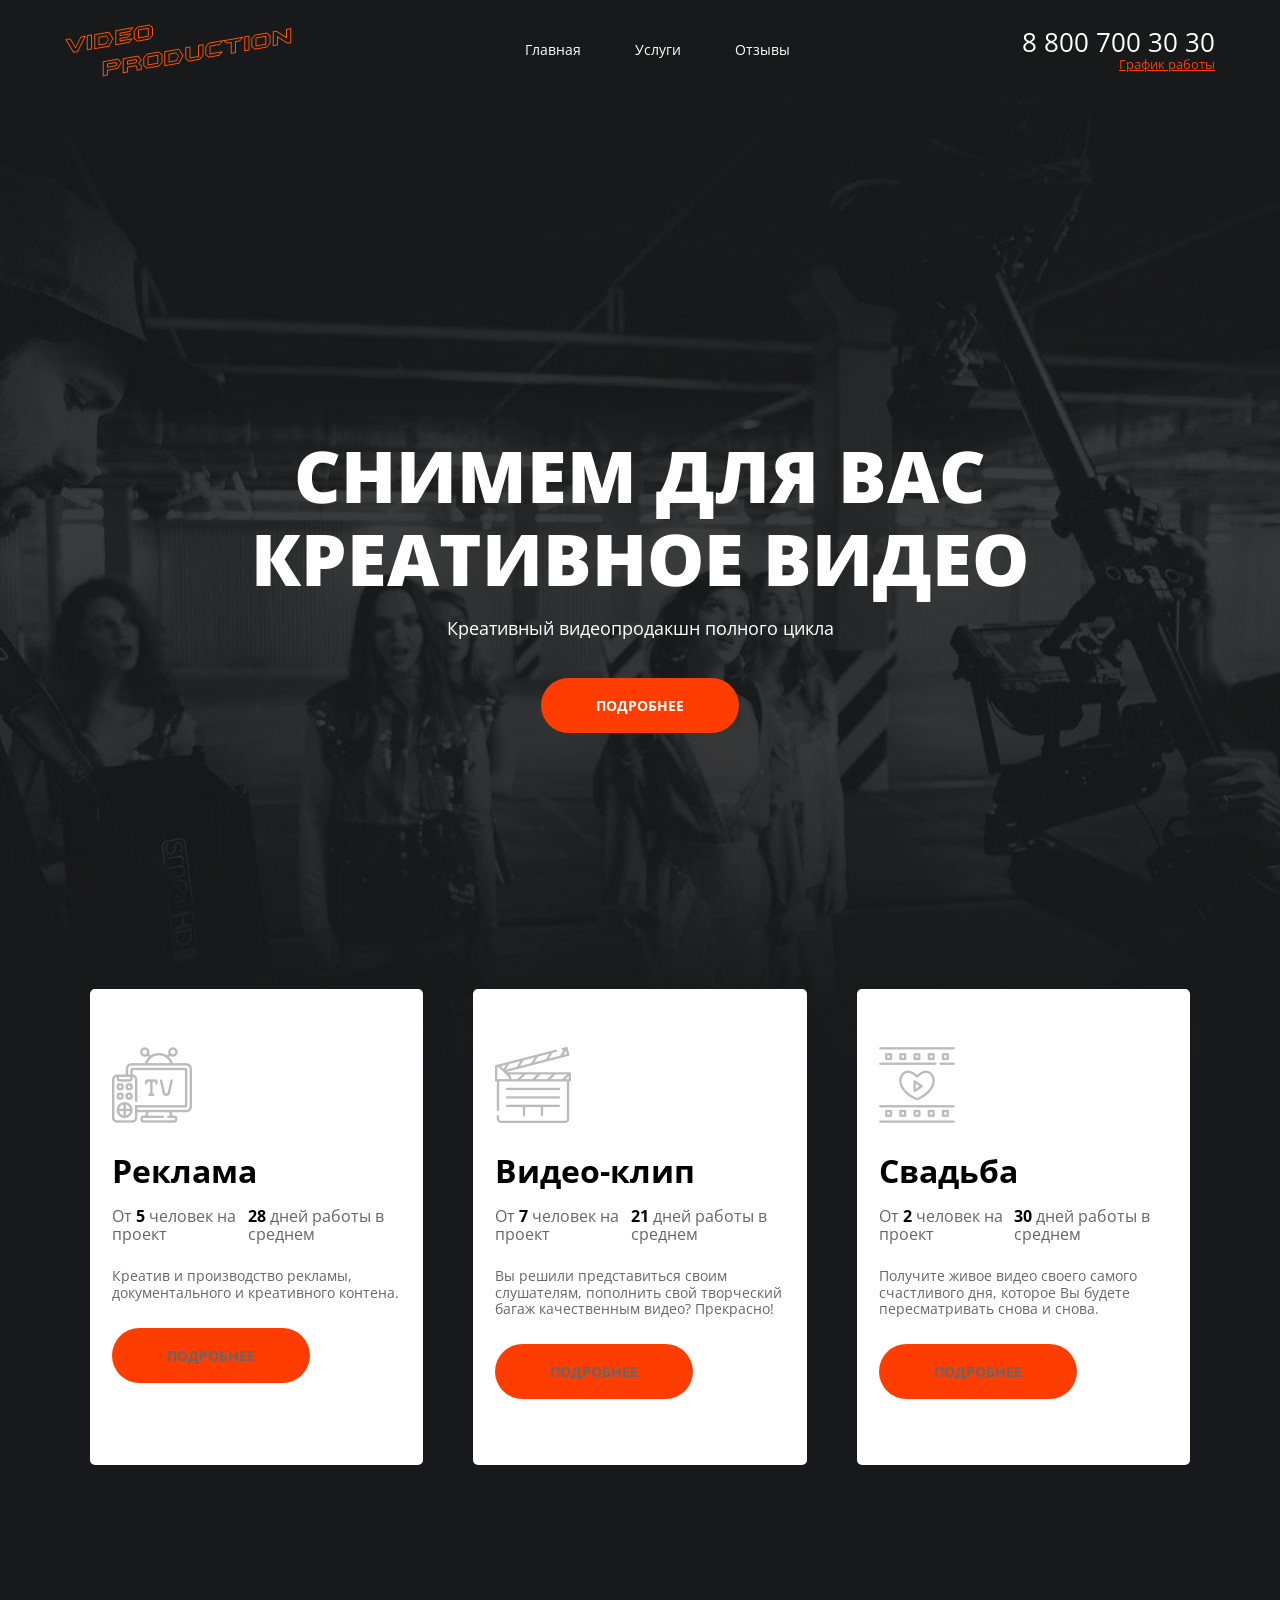
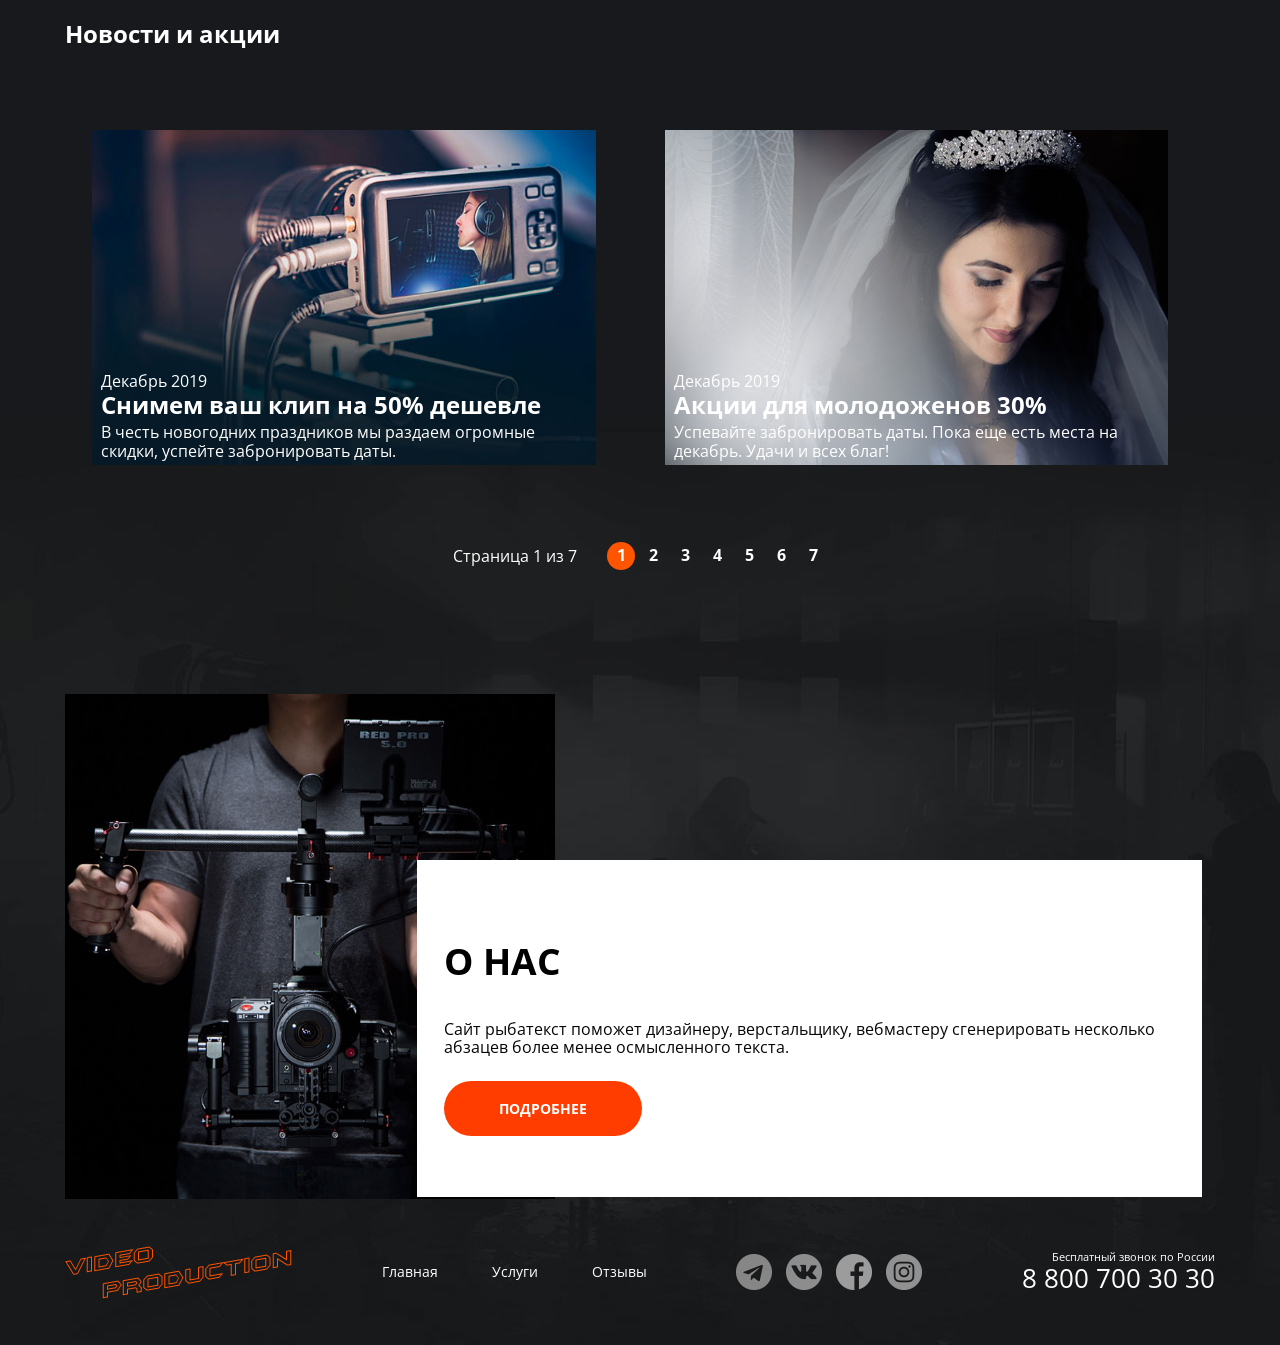
<file: index.html>
<!DOCTYPE html>
<html lang="ru">
<head>
    <meta charset="UTF-8">
    <meta http-equiv="X-UA-Compatible" content="IE=edge">
    <meta name="viewport" content="width=device-width, initial-scale=1.0">
    <link rel="stylesheet" href="css/main.css" >
    <title>Document</title>
</head>
<body>

    <div class="wrapper wrapper--main"> 
      <header class="header container">
              <a href="index.html" class="logo">
                    <img src="./img/logo.png" alt="" class="logo__pic">
              </a>
              <nav class="menu">
                  <ul class="menu__list">
                      <li class="menu__item">
                          <a href="index.html" class="menu__link">Главная</a>
                          <li class="menu__item">
                            <a href="services.html" class="menu__link">Услуги</a>
                            <li class="menu__item">
                                <a href="reviews.html" class="menu__link">Отзывы</a>
                      </li>
                  </ul>
                </nav>
              <adress class="contacts">
                <a href="tel:+88007003030" class="contacts__phone">8 800 700 30 30</a>
                <div class="contacts__dropdown">График работы</div>
                <div class="dropdown__menu">
                    <h4 class="dropdown__menu:chart">пн-вс: 09:00 - 20:00</h4>
                    <a href="#" class="dropdown__menu:chart-br">Обед: 14:00 - 14:30</a>
                </div>
            </adress>
          </header>
          <main class="main">
              <section class="hero">
                  <div class="container">
                      <div class="hero__content">
                  <h1 class="hero__title">СНИМЕМ ДЛЯ ВАС КРЕАТИВНОЕ ВИДЕО</h1>
                  <div class="hero__subtitle">
                      Креативный видеопродакшн полного цикла
                  </div>
                  <a href class="hero__button button">Подробнее</a>
                </div>
             </div>
              </section>
              <section class="services container">
                  <ul class="services__list">
                      <li class="services__item">
                          <div class="services__img">
                              <img src="img/tv.png" alt="" class="services__img-pic">
                          </div>
                          <h3 class="services__title">Реклама</h3>
                          <div class="services__adout">
                            <div class="services__about-left">От <b>5</b> человек на проект</div>
                            <div class="services__about-right"><b>28</b> дней работы в среднем</div>
                          </div>
                          <div class="services__description">Креатив и производство рекламы, документального и креативного контена.</div>
                          <div class="services__btn">
                              <a href="#" class="services__link button">Подробнее</a>
                            </div>
                      </li>
                      <li class="services__item">
                        <div class="services__img">
                            <img src="img/clapper.png" alt="" class="services__img-pic">
                        </div>
                        <h3 class="services__title">Видео-клип</h3>
                        <div class="services__adout">
                          <div class="services__about-left">От <b>7</b> человек на проект</div>
                          <div class="services__about-right"><b>21</b> дней работы в среднем</div>
                        </div>
                        <div class="services__description">Вы решили представиться своим слушателям, пополнить свой творческий багаж 
                            качественным видео? Прекрасно!</div>
                            <div class="services__btn">
                                <a href="#" class="services__link button">Подробнее</a>
                              </div>
                            </li>
                    <li class="services__item">
                        <div class="services__img">
                            <img src="img/film.png" alt="" class="services__img-pic">
                        </div>
                        <h3 class="services__title">Свадьба</h3>
                        <div class="services__adout">
                          <div class="services__about-left">От <b>2</b> человек на проект</div>
                          <div class="services__about-right"><b>30</b> дней работы в среднем</div>
                        </div>
                        <div class="services__description">Получите живое видео своего самого счастливого дня, которое Вы будете 
                            пересматривать снова и снова.</div>
                            <div class="services__btn">
                                <a href="#" class="services__link button">Подробнее</a>
                              </div>
                    </li>
                  </ul>
              </section>
              <div class="section">
                  <div class="container">
                  <h2 class="section__title">Новости и акции</h2>
                  <ul class="news">
                      <li class="news__item">
                              <img src="./img/camera.jpeg" alt="" class="news__item-img">
                              <div class="news__text-content">
                                  <time class="news__date">Декабрь 2019</time>
                                  <div class="news__title">Снимем ваш клип на 50% дешевле</div>
                          <div class="news__desc">В честь новогодних праздников мы раздаем огромные скидки,
                              успейте забронировать даты.</div>
                          </div>
                        </li>

                          <li class="news__item">
                            <img src="./img/mol.png" alt="" class="news__item-img">
                            <div class="news__text-content">
                                <time class="news__date">Декабрь 2019</time>
                                <div class="news__title">Акции для молодоженов 30%</div>
                        <div class="news__desc">Успевайте забронировать даты. Пока еще есть места на декабрь.
                            Удачи и всех благ!
                            </div>
                        </div>
                      </li>

                  </ul>
                  <div class="pager">
                      <div class="pager__display">Страница 1 из 7</div>  
                      <ul class="pager__list">
                         <li class="pager__item pager__item--active"> <a href="#" class="pager__link">1</a> </li>
                         <li class="pager__item"> <a href="#" class="pager__link">2</a> </li>
                         <li class="pager__item"><a href="#" class="pager__link">3</a> </li>
                         <li class="pager__item"> <a href="#" class="pager__link">4</a> </li>
                        <li class="pager__item"> <a href="#" class="pager__link">5</a> </li>
                        <li class="pager__item"> <a href="#" class="pager__link">6</a> </li>
                        <li class="pager__item"> <a href="#" class="pager__link">7</a> </li>    
                      </ul>
                    </div>
              </section>   

              <section class="section">
                  <div class="container">
                      <div class="about">
                  
                  <div class="about__desc">
                      <h2 class="about__title">О НАС</h2>
                      <div class="about__desc-text"> 
                          <p>Сайт рыбатекст поможет дизайнеру, верстальщику, вебмастеру сгенерировать
                            несколько абзацев более менее осмысленного текста.</p> </div>
                            <div class="services__btn">
                                <a href="#" class="services__link button">Подробнее</a>
                              </div>
                        </div> 
                    </div>
                  </div>
              </section> 
          </main>
          <footer class="footer-container">
              <div class="container">
              <div class="footer">
            <a href="index.html" class="logo">
                <img src="img/logo.png" alt="" class="logo__pic">
            </a>
            <nav class="menu">
                <ul class="menu__list">
                    <li class="menu__item">
                        <a href="index.html" class="menu__link">Главная</a>
                        <li class="menu__item">
                          <a href="services.html" class="menu__link">Услуги</a>
                          <li class="menu__item">
                             <a href="reviews.html" class="menu__link">Отзывы</a>
                    </li>
                </ul> 
            </nav>
            <ul class="socials">
                  <li class="socials__item" socials___item--icon-tg>
                      <a href="" class="socials__link">
                          <img src="img/t.png" alt="" class="socials__link">
                      </a>
                    </li>
                    <li class="socials__item" socials___item--icon-vk>
                      <a href="" class="socials__link"> 
                        <img src="img/vk.png" alt="" class="socials__link">
                    </a>
                </li>
                <li class="socials__item" socials___item--icon-f>
                    <a href="" class="socials__link">
                        <img src="img/f.png" alt="" class="socials__link">
                    </a>
                </li>
                <li class="socials__item" socials___item--icon-in>
                    <a href="" class="socials__link">
                        <img src="img/in.png" alt="" class="socials__link">
                    </a>
                </li>
          </ul>
          <adress class="contacts">
              <div class="contacts-desc">Бесплатный звонок по России</div>
              <a href="tel:+88007003030" class="contacts__phone">8 800 700 30 30</a>
          </adress>
              </div>
              </div>
          </footer>
          </div>    
</body>
</html>
</file>
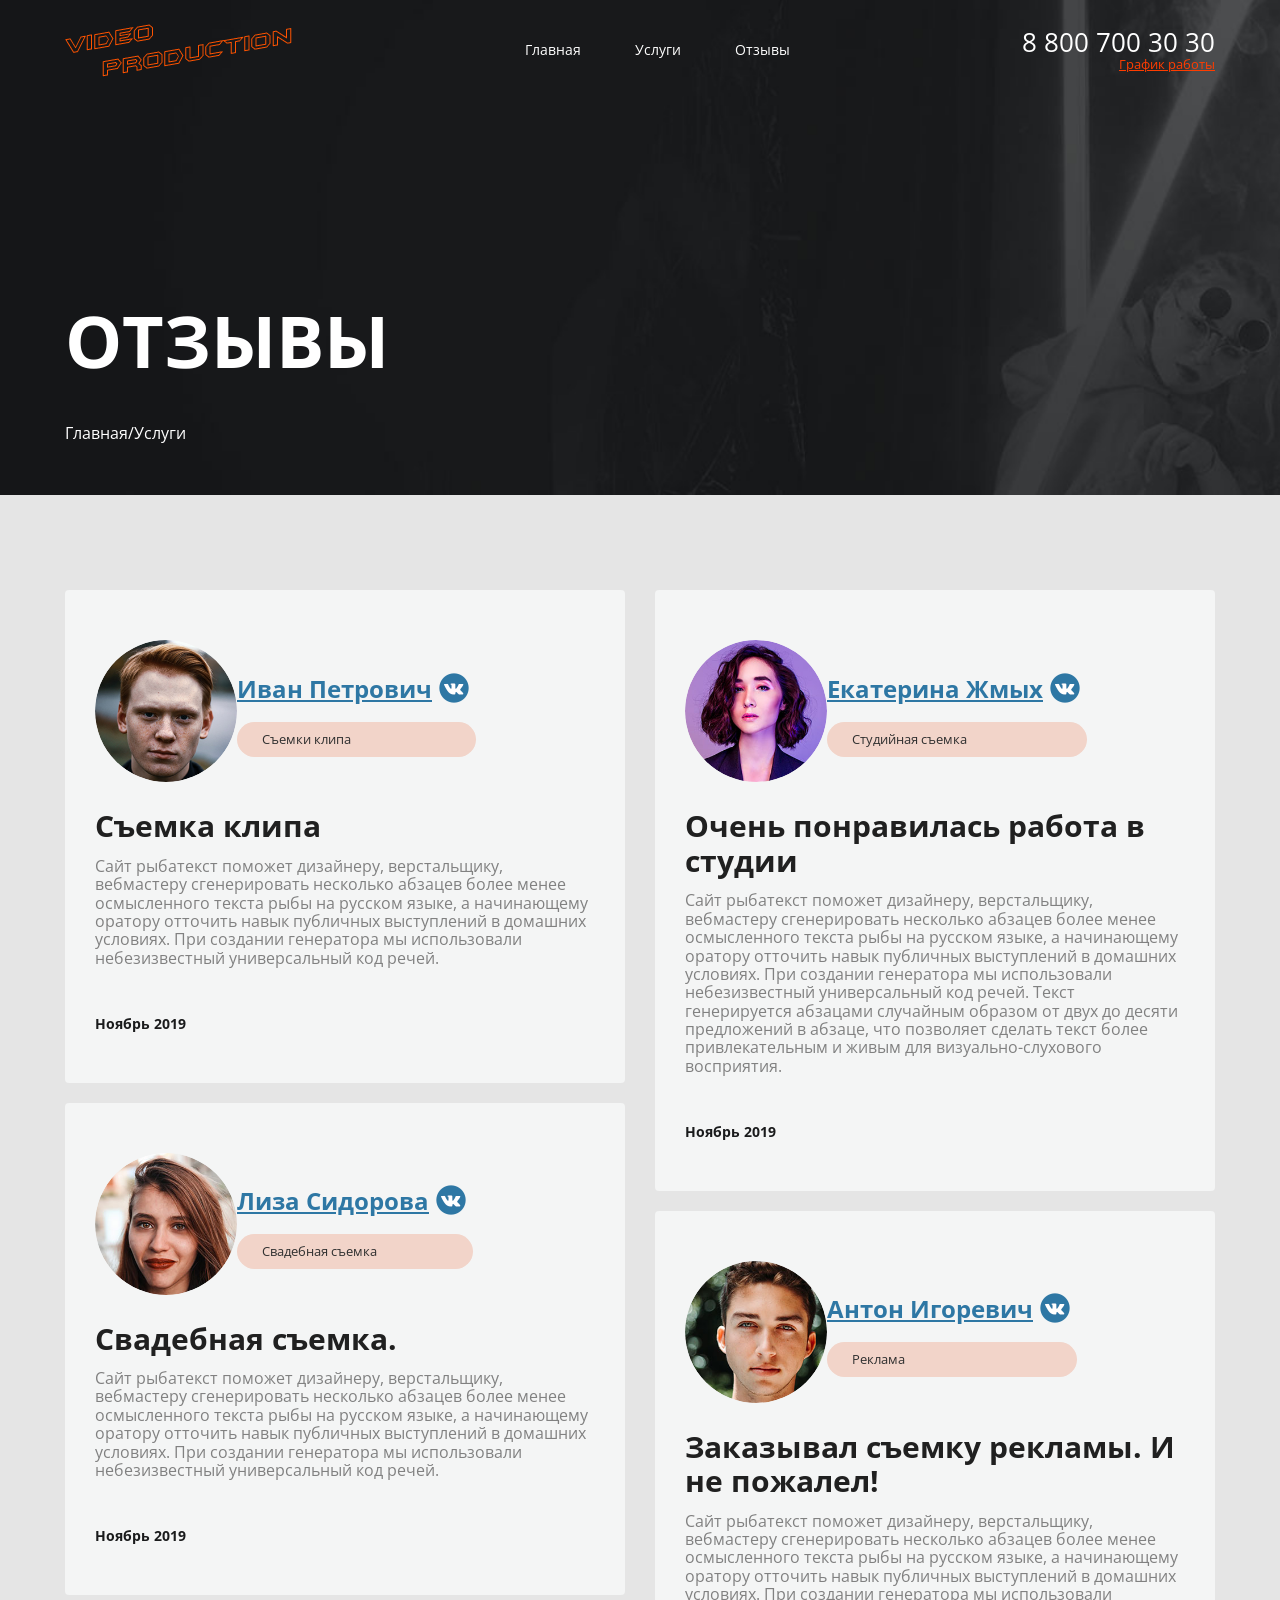
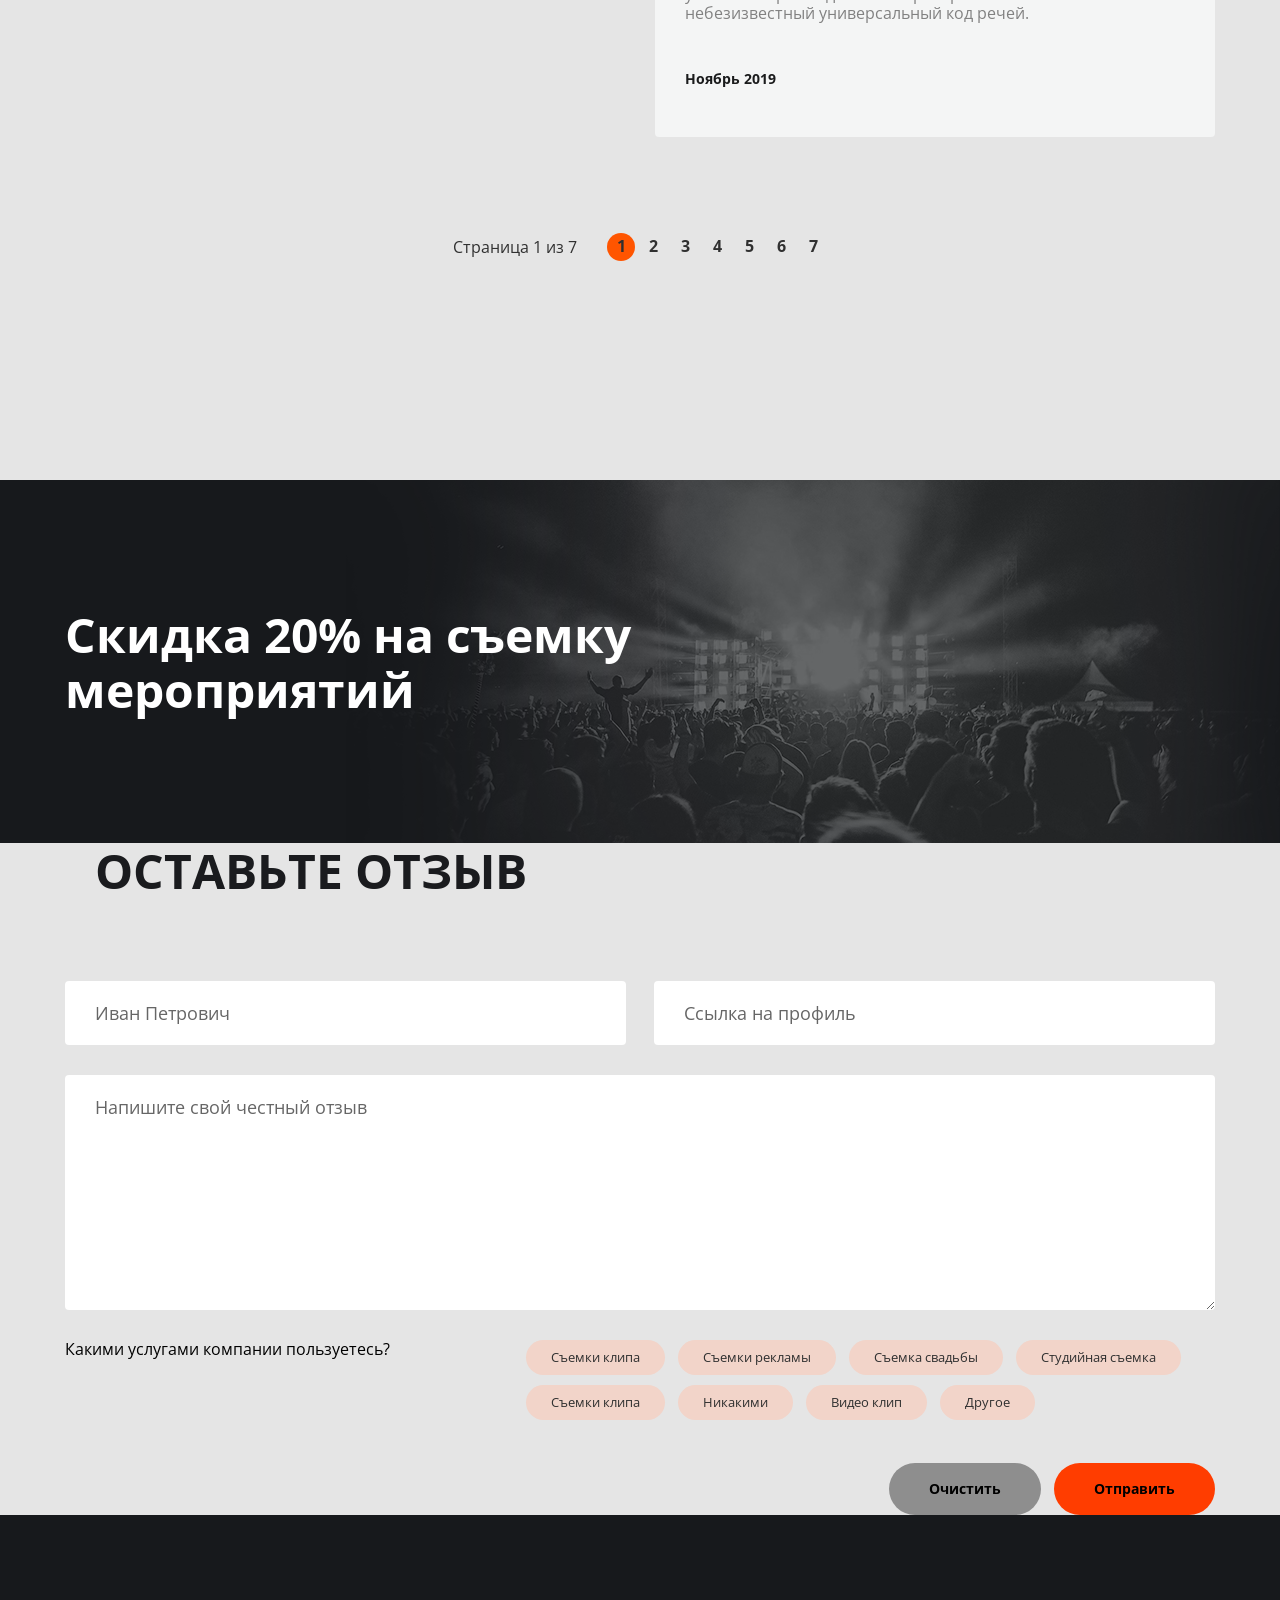
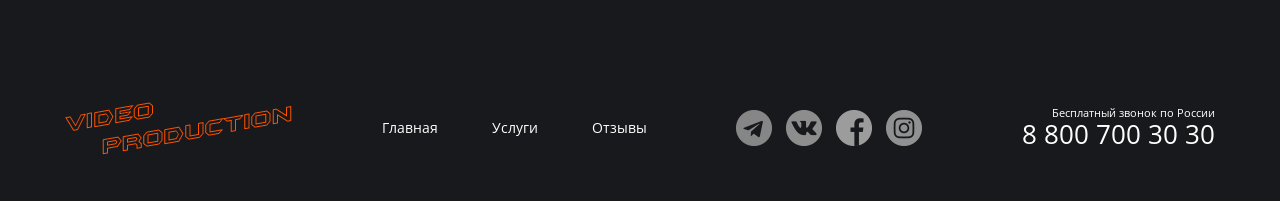
<file: reviews.html>
<!DOCTYPE html>
<html lang="ru">
<head>
    <meta charset="UTF-8">
    <meta http-equiv="X-UA-Compatible" content="IE=edge">
    <meta name="viewport" content="width=device-width, initial-scale=1.0">
    <link rel="stylesheet" href="css/main.css" >
    <title>Reviews Page</title>
</head>
<body>
    <div class="wrapper"> 
        <section class="top-line">
            <div class="container top-line__container">
                <header class="header container">
                    <a href="/" class="logo">
                          <img src="img/logo.png" alt=""class="logo__pic">
                    </a>
                    <nav class="menu">
                        <ul class="menu__list">
                            <li class="menu__item">
                                <a href="index.html" class="menu__link">Главная</a>
                                <li class="menu__item">
                                  <a href="services.html" class="menu__link">Услуги</a>
                                  <li class="menu__item">
                                      <a href="reviews.html" class="menu__link">Отзывы</a>
                            </li>
                        </ul>
                      </nav>
                    <adress class="contacts">
                      <a href="tel:+88007003030" class="contacts__phone">8 800 700 30 30</a>
                      <div class="contacts__hours">График работы</div>
                  </adress>
                </header>
                <h1 class="page-title">Отзывы</h1>
                <nav class="breadcrumbs">
                    <ul class="breadcrumbs__list">
                        <li class="breadcrumbs__item">
                            <a href="#" class="list"breadcrumbs__link>Главная</a>
                        </li>
                        <li class="breadcrumbs__item breadcrumbs__item">
                            <a href="#" class="list"breadcrumbs__link>Услуги</a>
                        </li>
                    </ul>
                </nav>
            </div>
        </section>
    
        <main class="page-content">
        <div class="container">
             <ul class="reviews"> 
                 <li class="reviews__item review">
                     <div class="review__header">
                         <div class="review__photo">
                             <div class="avatar">
                                 <img src="./img/ginger.jpeg" alt="user" class="avatar">
                             </div>
                         </div>
                             <div class="review__userdata">
                                 <a href="#" class="review__user">Иван Петрович</a>
                                 <ul class="review__tags">
                                     <li class="review__tag-item tag tag--bg-green">Съемки клипа</li>
                                 </ul>
                             </div>
                     </div>
                     <div class="review__content">
                         <h3 class="review__title">Съемка клипа</h3>
                         <div class="review__content-text">
                             <p> Сайт рыбатекст поможет дизайнеру, верстальщику, вебмастеру сгенерировать несколько абзацев более менее осмысленного текста рыбы на русском языке, а начинающему оратору отточить навык публичных выступлений в домашних условиях. При создании генератора мы использовали небезизвестный универсальный код речей. </p> 
                         </div>
                         <time class="review__date">Ноябрь 2019</time>
                     </div>
                 </li>
                  
                <li class="reviews__item review">
                    <div class="review__header">
                        <div class="review__photo">
                            <div class="avatar">
                                <img src="./img/liza.jpeg" alt="user" class="avatar">
                            </div>
                        </div>
                            <div class="review__userdata">
                                <a href="#" class="review__user">Лиза Сидорова</a>
                                <ul class="review__tags">
                                    <li class="review__tag-item tag">Свадебная съемка</li>
                                </ul>
                            </div>
                    </div>
                    <div class="review__content">
                        <h3 class="review__title">Свадебная съемка.</h3>
                        <div class="review__content-text">
                            <p> Сайт рыбатекст поможет дизайнеру, верстальщику, вебмастеру сгенерировать несколько абзацев более менее осмысленного текста рыбы на русском языке, а начинающему оратору отточить навык публичных выступлений в домашних условиях. При создании генератора мы использовали небезизвестный универсальный код речей.  </p> 
                        </div>
                        <time class="review__date">Ноябрь 2019</time>
                    </div>
                </li>

                <li class="reviews__item review">
                    <div class="review__header">
                        <div class="review__photo">
                            <div class="avatar">
                                <img src="./img/girl.png" alt="user" class="avatar">
                            </div>
                        </div>
                            <div class="review__userdata">
                                <a href="#" class="review__user">Екатерина Жмых</a>
                                <ul class="review__tags">
                                    <li class="review__tag-item tag">Студийная съемка</li>
                                </ul>
                            </div>
                    </div>
                    <div class="review__content">
                        <h3 class="review__title">Очень понравилась работа в студии</h3>
                        <div class="review__content-text">
                            <p> Сайт рыбатекст поможет дизайнеру, верстальщику, вебмастеру сгенерировать несколько абзацев более менее осмысленного текста рыбы на русском языке, а начинающему оратору отточить навык публичных выступлений в домашних условиях. При создании генератора мы использовали небезизвестный универсальный код речей. Текст генерируется абзацами случайным образом от двух до десяти предложений в абзаце, что позволяет сделать текст более привлекательным и живым для визуально-слухового восприятия. </p> 
                        </div>
                        <time class="review__date">Ноябрь 2019</time>
                    </div>
                </li>
                <li class="reviews__item review">
                    <div class="review__header">
                        <div class="review__photo">
                            <div class="avatar">
                                <img src="./img/guy.jpeg" alt="user" class="avatar">
                            </div>
                        </div>
                            <div class="review__userdata">
                                <a href="#" class="review__user">Антон Игоревич</a>
                                <ul class="review__tags">
                                    <li class="review__tag-item tag">Реклама</li>
                                </ul>
                            </div>
                    </div>
                    <div class="review__content">
                        <h3 class="review__title">Заказывал съемку рекламы. И не пожалел!</h3>
                        <div class="review__content-text">
                            <p> Сайт рыбатекст поможет дизайнеру, верстальщику, вебмастеру сгенерировать несколько абзацев более менее осмысленного текста рыбы на русском языке, а начинающему оратору отточить навык публичных выступлений в домашних условиях. При создании генератора мы использовали небезизвестный универсальный код речей. </p> 
                        </div>
                        <time class="review__date">Ноябрь 2019</time>
                    </div>
                </li>
             </ul>
        </div>
        
            <div class="pager">
                <div class="pager__display">Страница 1 из 7 </div>  
                <ul class="pager__list">
                   <li class="pager__item pager__item--active"> <a href="#" class="pager__link">1</a> </li>
                   <li class="pager__item"> <a href="#" class="pager__link">2</a> </li>
                   <li class="pager__item"><a href="#" class="pager__link">3</a> </li>
                   <li class="pager__item"> <a href="#" class="pager__link">4</a> </li>
                  <li class="pager__item"> <a href="#" class="pager__link">5</a> </li>
                  <li class="pager__item"> <a href="#" class="pager__link">6</a> </li>
                  <li class="pager__item"> <a href="#" class="pager__link">7</a> </li>    
                </ul>
              </div>
            </div>
        </main>

       <section class="separator">
           <div class="container">
               <div class="separator__content">
                   <h2 class="separator__title">Скидка 20% на съемку мероприятий</h2>
               </div>
           </div>
       </section>

        <section class="inner-section inner-section--bg-grey">
            <div class="container">
                <h2 class="inner-section__title">ОСТАВЬТЕ ОТЗЫВ</h2>
                <form class="form">
                    <div class="form__row">
                        <input type="text" placeholder="Иван Петрович" class="form__input">
                        <input type="text" placeholder="Ссылка на профиль" class="form__input">
                    </div>
                    <div class="form__row">
                        <textarea class="form__input form__input--textarea" placeholder="Напишите свой честный отзыв"></textarea>
                    </div>

                    <div class="form__controls">
                        <div class="form__controls-title">Какими услугами компании пользуетесь?</div>
                        <ul class="controls">
                            <li class="controls__item">
                                <label class="controls__elem">
                                  <input type="checkbox" class="controls__checkbox">
                                  <div class="tag controls__tag"> Съемки клипа </div> 
                                </label>
                            </li>

                            <li class="controls__item">
                                <label class="controls__elem">
                                  <input type="checkbox" class="controls__checkbox">
                                  <div class="tag controls__tag">Съемки рекламы</div> 
                                </label>
                            </li>

                            <li class="controls__item">
                                <label class="controls__elem">
                                  <input type="checkbox" class="controls__checkbox">
                                  <div class="tag controls__tag">Съемка свадьбы</div> 
                                </label>
                            </li>

                            <li class="controls__item">
                                <label class="controls__elem">
                                  <input type="checkbox" class="controls__checkbox">
                                  <div class="tag controls__tag">Студийная съемка</div> 
                                </label>
                            </li>

                            <li class="controls__item">
                                <label class="controls__elem">
                                  <input type="checkbox" class="controls__checkbox">
                                  <div class="tag controls__tag">Съемки клипа</div> 
                                </label>
                            </li>

                            <li class="controls__item">
                                <label class="controls__elem">
                                  <input type="checkbox" class="controls__checkbox">
                                  <div class="tag controls__tag">Никакими</div> 
                                </label>
                            </li>

                            <li class="controls__item">
                                <label class="controls__elem">
                                  <input type="checkbox" class="controls__checkbox">
                                  <div class="tag controls__tag">Видео клип</div> 
                                </label>
                            </li>

                            <li class="controls__item">
                                <label class="controls__elem">
                                  <input type="checkbox" class="controls__checkbox">
                                  <div class="tag controls__tag">Другое</div> 
                                </label>
                            </li>
                        </ul>
                    </div>
                    <div class="form__btns">
                        <button class="btn form__btn btn--reset" type="reset">Очистить</button>
                        <button class="btn form__btn" type="submit">Отправить</button>
                    </div>
                </form>

                </ul>
            </div>
        </section>
        
        <footer class="inner-footer">
            <div class="container">
                <div class="footer">
                    <a href="index.html" class="logo">
                        <img src="img/logo.png" alt="" class="logo__pic">
                    </a>
                    <nav class="menu">
                        <ul class="menu__list">
                            <li class="menu__item">
                                <a href="index.html" class="menu__link">Главная</a>
                                <li class="menu__item">
                                  <a href="services.html" class="menu__link">Услуги</a>
                                  <li class="menu__item">
                                      <a href="reviews.html" class="menu__link">Отзывы</a>
                            </li>
                        </ul> 
                    </nav>
                  <ul class="socials">
                          <li class="socials__item" socials___item--icon-tg>
                              <a href="" class="socials__link">
                                  <img src="img/t.png" alt="" class="socials__pic">
                              </a>
                            </li>
                            <li class="socials__item" socials___item--icon-vk>
                              <a href="" class="socials__link"> 
                                <img src="img/vk.png" alt="" class="socials__pic">
                            </a>
                        </li>
                        <li class="socials__item" socials___item--icon-f>
                            <a href="" class="socials__link">
                                <img src="img/f.png" alt="" class="socials__pic">
                            </a>
                        </li>
                        <li class="socials__item" socials___item--icon-in>
                            <a href="" class="socials__link">
                                <img src="img/in.png" alt="" class="socials__pic">
                            </a>
                        </li>
                  </ul>
                  <adress class="contacts">
                      <div class="contacts-desc">Бесплатный звонок по России</div>
                      <a href="tel:+88007003030" class="contacts__phone">8 800 700 30 30</a>
                  </adress>
                      </div>
            </div>
        </footer>
    </div>    
</body>
</html>
</file>
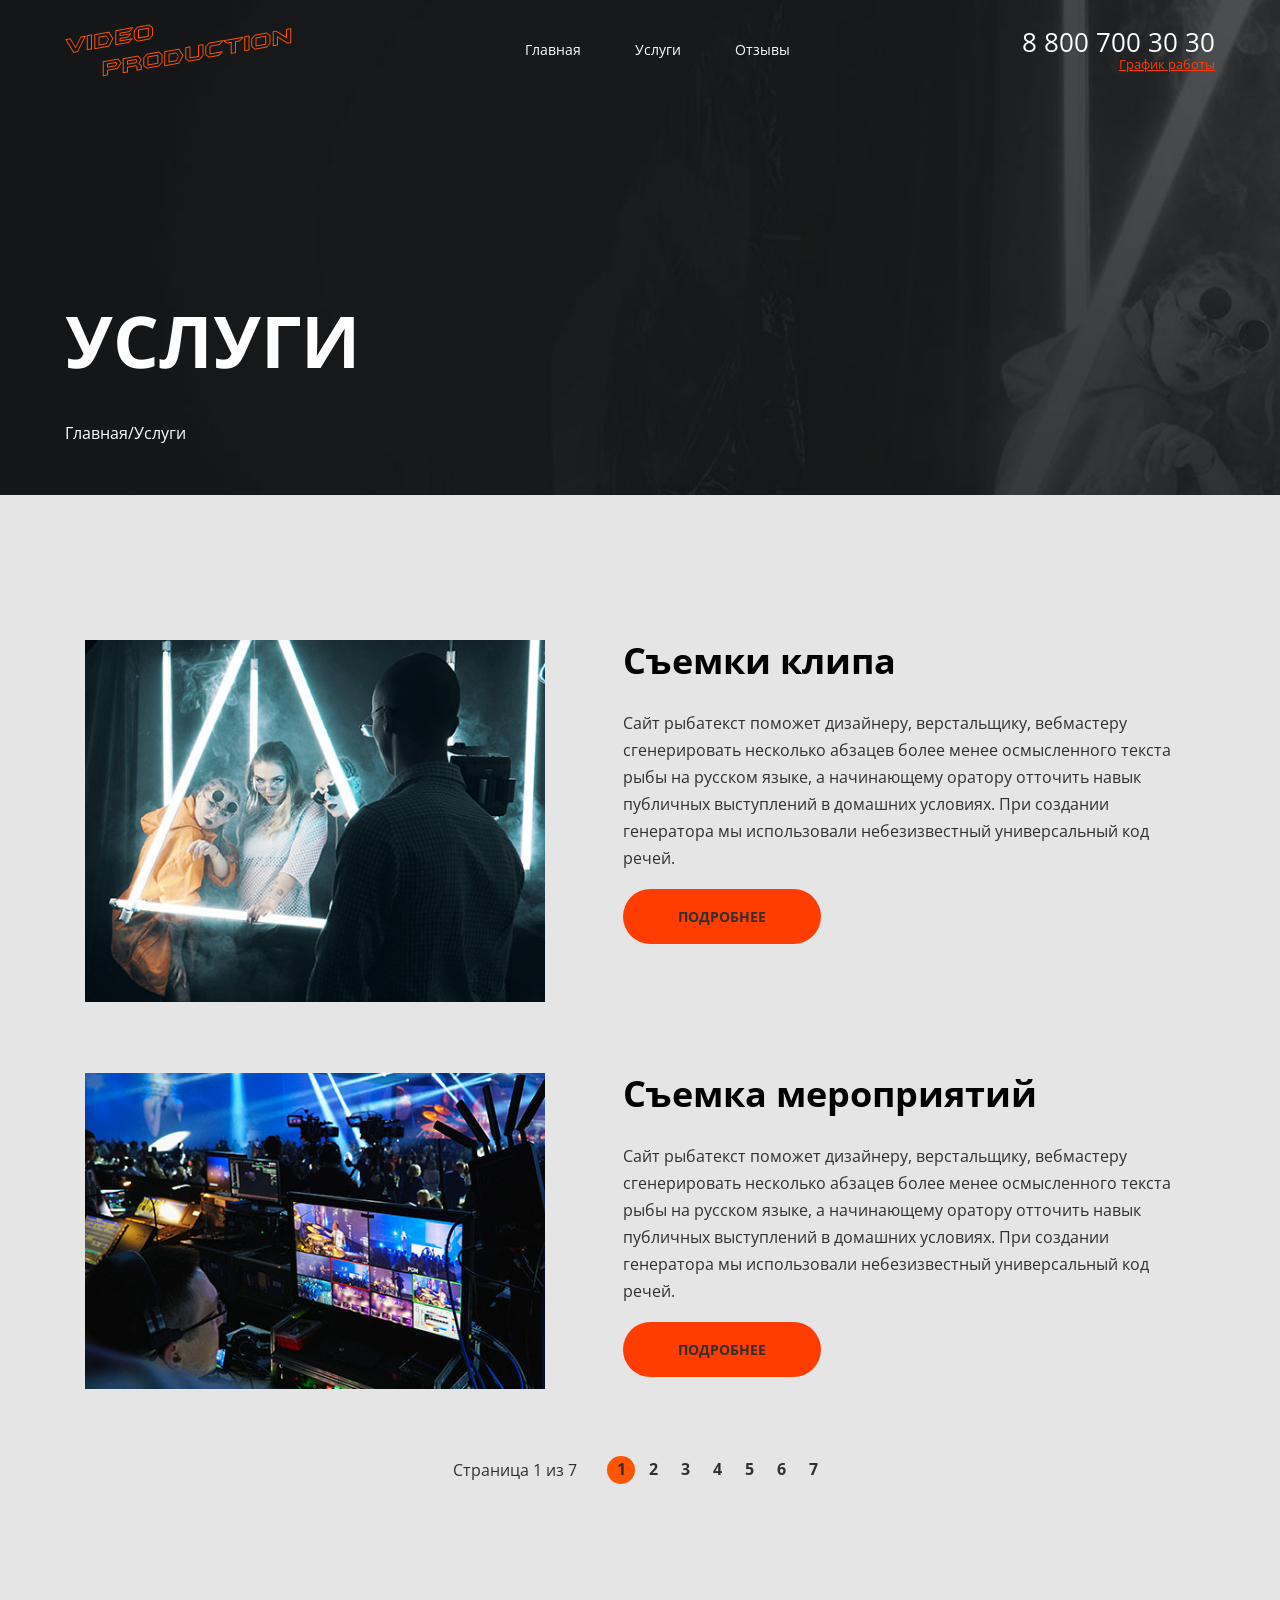
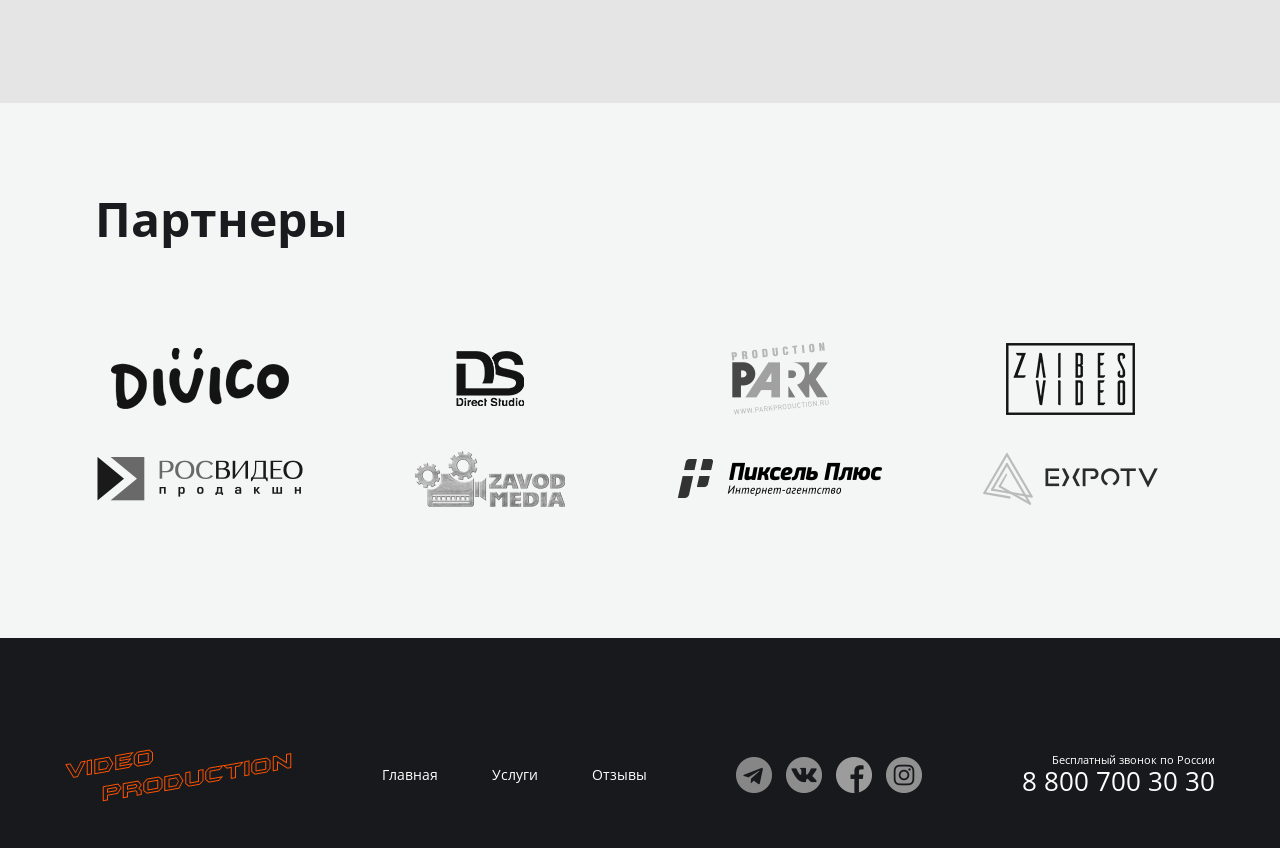
<file: services.html>
<!DOCTYPE html>
<html lang="ru">
<head>
    <meta charset="UTF-8">
    <meta http-equiv="X-UA-Compatible" content="IE=edge">
    <meta name="viewport" content="width=device-width, initial-scale=1.0">
    <link rel="stylesheet" href="css/main.css">
    <title>Services Page</title>
</head>
<body>
    <div class="wrapper"> 
        <section class="top-line">
            <div class="container top-line__container">
                <header class="header container">
                    <a href="/" class="logo">
                          <img src="img/logo.png" alt="" class="logo__pic">
                    </a>
                    <nav class="menu">
                        <ul class="menu__list">
                            <li class="menu__item">
                                <a href="index.html" class="menu__link">Главная</a>
                                <li class="menu__item">
                                  <a href="services.html" class="menu__link">Услуги</a>
                                  <li class="menu__item">
                                      <a href="reviews.html" class="menu__link">Отзывы</a>
                            </li>
                        </ul>
                      </nav>
                    <adress class="contacts">
                      <a href="tel:+88007003030" class="contacts__phone">8 800 700 30 30</a>
                      <div class="contacts__hours">График работы</div>
                  </adress>
                </header>
                <h1 class="page-title"> Услуги</h1>
                <nav class="breadcrumbs">
                    <ul class="breadcrumbs__list">
                        <li class="breadcrumbs__item">
                            <a href="#" class="list"breadcrumbs__link>Главная</a>
                        </li>
                        <li class="breadcrumbs__item breadcrumbs__item--active">
                            <a href="#" class="list"breadcrumbs__link>Услуги</a>
                        </li>
                    </ul>
                </nav>
            </div> 
        </section>
        <main class="page-content">
            <div class="container">
            <ul class="servises">
                <li class="servises__item service">
                    <div class="servise__img">
                        <img src="./img/girls.png" class="service__img-elem" alt="girl">
                    </div>
                    <div class="service__content">
                        <h2 class="service__title">
                            Съемки клипа
                        </h2>
                        <div class="service__desc">
                            <p>
                                Сайт рыбатекст поможет дизайнеру, верстальщику, вебмастеру сгенерировать несколько абзацев более менее осмысленного текста рыбы на русском языке, а начинающему оратору отточить навык публичных выступлений в домашних условиях. При создании генератора мы использовали небезизвестный универсальный код речей.   
                            </p>
                        </div>
                        <div class="services__btn">
                            <a href="#" class="services__link button">Подробнее</a>
                          </div>
                    </div> 
                </li>
                <li class="servises__item service">
                    <div class="servise__img">
                        <img src="./img/enginiar.png" class="service__img-elem" alt="enginiar">
                    </div>
                    <div class="service__content">
                        <h2 class="service__title">
                            Съемка мероприятий
                        </h2>
                        <div class="service__desc">
                            <p>
                                Сайт рыбатекст поможет дизайнеру, верстальщику, вебмастеру сгенерировать несколько абзацев более менее осмысленного текста рыбы на русском языке, а начинающему оратору отточить навык публичных выступлений в домашних условиях. При создании генератора мы использовали небезизвестный универсальный код речей.   
                            </p>
                        </div>
                        <div class="services__btn">
                            <a href="#" class="services__link button">Подробнее</a>
                          </div>
                    </div> 
                </li>
            </ul>
            <div class="pager">
                <div class="pager__display">Страница 1 из 7 </div>  
                <ul class="pager__list">
                   <li class="pager__item pager__item--active"> <a href="#" class="pager__link">1</a> </li>
                   <li class="pager__item"> <a href="#" class="pager__link">2</a> </li>
                   <li class="pager__item"><a href="#" class="pager__link">3</a> </li>
                   <li class="pager__item"> <a href="#" class="pager__link">4</a> </li>
                  <li class="pager__item"> <a href="#" class="pager__link">5</a> </li>
                  <li class="pager__item"> <a href="#" class="pager__link">6</a> </li>
                  <li class="pager__item"> <a href="#" class="pager__link">7</a> </li>    
                </ul>
              </div>
            </div>
        </main>
        <section class="inner-section inner-section--bg-blue">
            <div class="container">
                <h2 class="inner-section__title">Партнеры</h2>
                <ul class="partners">
                    <li class="partners__item">
                        <a href="#" class="partners__link">
                            <img src="./img/divico.png" alt="divico">
                        </a>
                    </li>
                    <li class="partners__item">
                        <a href="#" class="partners__link">
                            <img src="./img/ds.png" alt="ds">
                        </a>
                    </li>
                    <li class="partners__item">
                        <a href="#" class="partners__link">
                            <img src="./img/park.png" alt="park">
                        </a>
                    </li>
                    <li class="partners__item">
                        <a href="#" class="partners__link">
                            <img src="./img/zvibes.png" alt="zvibes">
                        </a>
                    </li>
                    <li class="partners__item">
                        <a href="#" class="partners__link">
                            <img src="./img/rosvideo.png" alt="rosvideo">
                        </a>
                    </li><li class="partners__item">
                        <a href="#" class="partners__link">
                            <img src="./img/zavod.png" alt="zavod">
                        </a>
                    </li>
                    <li class="partners__item">
                        <a href="#" class="partners__link">
                            <img src="./img/pixel.png" alt="pixel">
                        </a>
                    </li>
                    <li class="partners__item">
                        <a href="#" class="partners__link">
                            <img src="./img/expotv.png" alt="expotv">
                        </a>
                    </li>

                </ul>
            </div>
        </section>
        <footer class="inner-footer">
            <div class="container">
                <div class="footer">
                    <a href="index.html" class="logo">
                        <img src="img/logo.png" alt="" class="logo__pic">
                    </a>
                    <nav class="menu">
                        <ul class="menu__list">
                            <li class="menu__item">
                                <a href="index.html" class="menu__link">Главная</a>
                                <li class="menu__item">
                                  <a href="services.html" class="menu__link">Услуги</a>
                                  <li class="menu__item">
                                      <a href="reviews.html" class="menu__link">Отзывы</a>
                            </li>
                        </ul> 
                    </nav>
                  <ul class="socials">
                          <li class="socials__item" socials___item--icon-tg>
                              <a href="" class="socials__link">
                                  <img src="img/t.png" alt="" class="socials__pic">
                              </a>
                            </li>
                            <li class="socials__item" socials___item--icon-vk>
                              <a href="" class="socials__link"> 
                                <img src="img/vk.png" alt="" class="socials__pic">
                            </a>
                        </li>
                        <li class="socials__item" socials___item--icon-f>
                            <a href="" class="socials__link">
                                <img src="img/f.png" alt="" class="socials__pic">
                            </a>
                        </li>
                        <li class="socials__item" socials___item--icon-in>
                            <a href="" class="socials__link">
                                <img src="img/in.png" alt="" class="socials__pic">
                            </a>
                        </li>
                  </ul>
                  <adress class="contacts">
                      <div class="contacts-desc">Бесплатный звонок по России</div>
                      <a href="tel:+88007003030" class="contacts__phone">8 800 700 30 30</a>
                  </adress>
                      </div>
            </div>
        </footer>
    </div>    
</body>
</html>
</file>
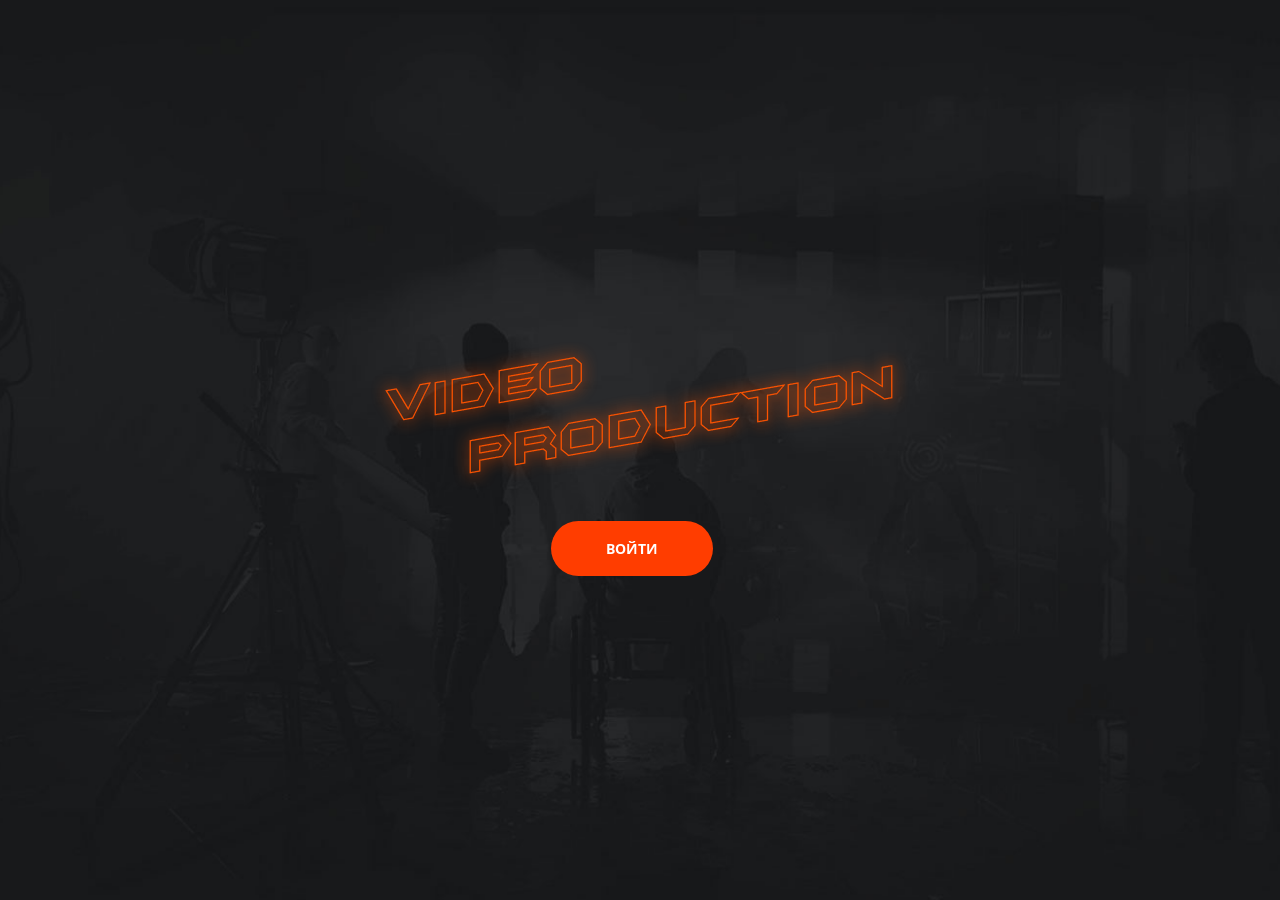
<file: welcome.html>
<!DOCTYPE html>
<html lang="ru">
<head>
    <meta charset="UTF-8">
    <meta http-equiv="X-UA-Compatible" content="IE=edge">
    <meta name="viewport" content="width=device-width, initial-scale=1.0">
    <link rel="stylesheet" href="css/main.css" >
    <title>Reviews Page</title>
</head>
<body>
    <div class="welcome">
        <div class="welcome__container">
            <div class="central central--video">
                <img src="img/logo2.png" alt="video-production" class="central__logo">     
                <a href="index.html" class="hero__butt butt">Войти</a> 
            </div>
        </div>
    </div>
</body>
</html>
</file>
<file: css/main.css>
@import url('https://fonts.googleapis.com/css2?family=Open+Sans:wght@400;700&display=swap');

@import url('blocks/base.css');
@import url('blocks/hero.css');
@import url('blocks/services.css');
@import url('blocks/news.css');
@import url('blocks/footer.css');
@import url('blocks/reviews.css');
@import url('blocks/normalize.css');
@import url('blocks/welcome.css')
</file>
